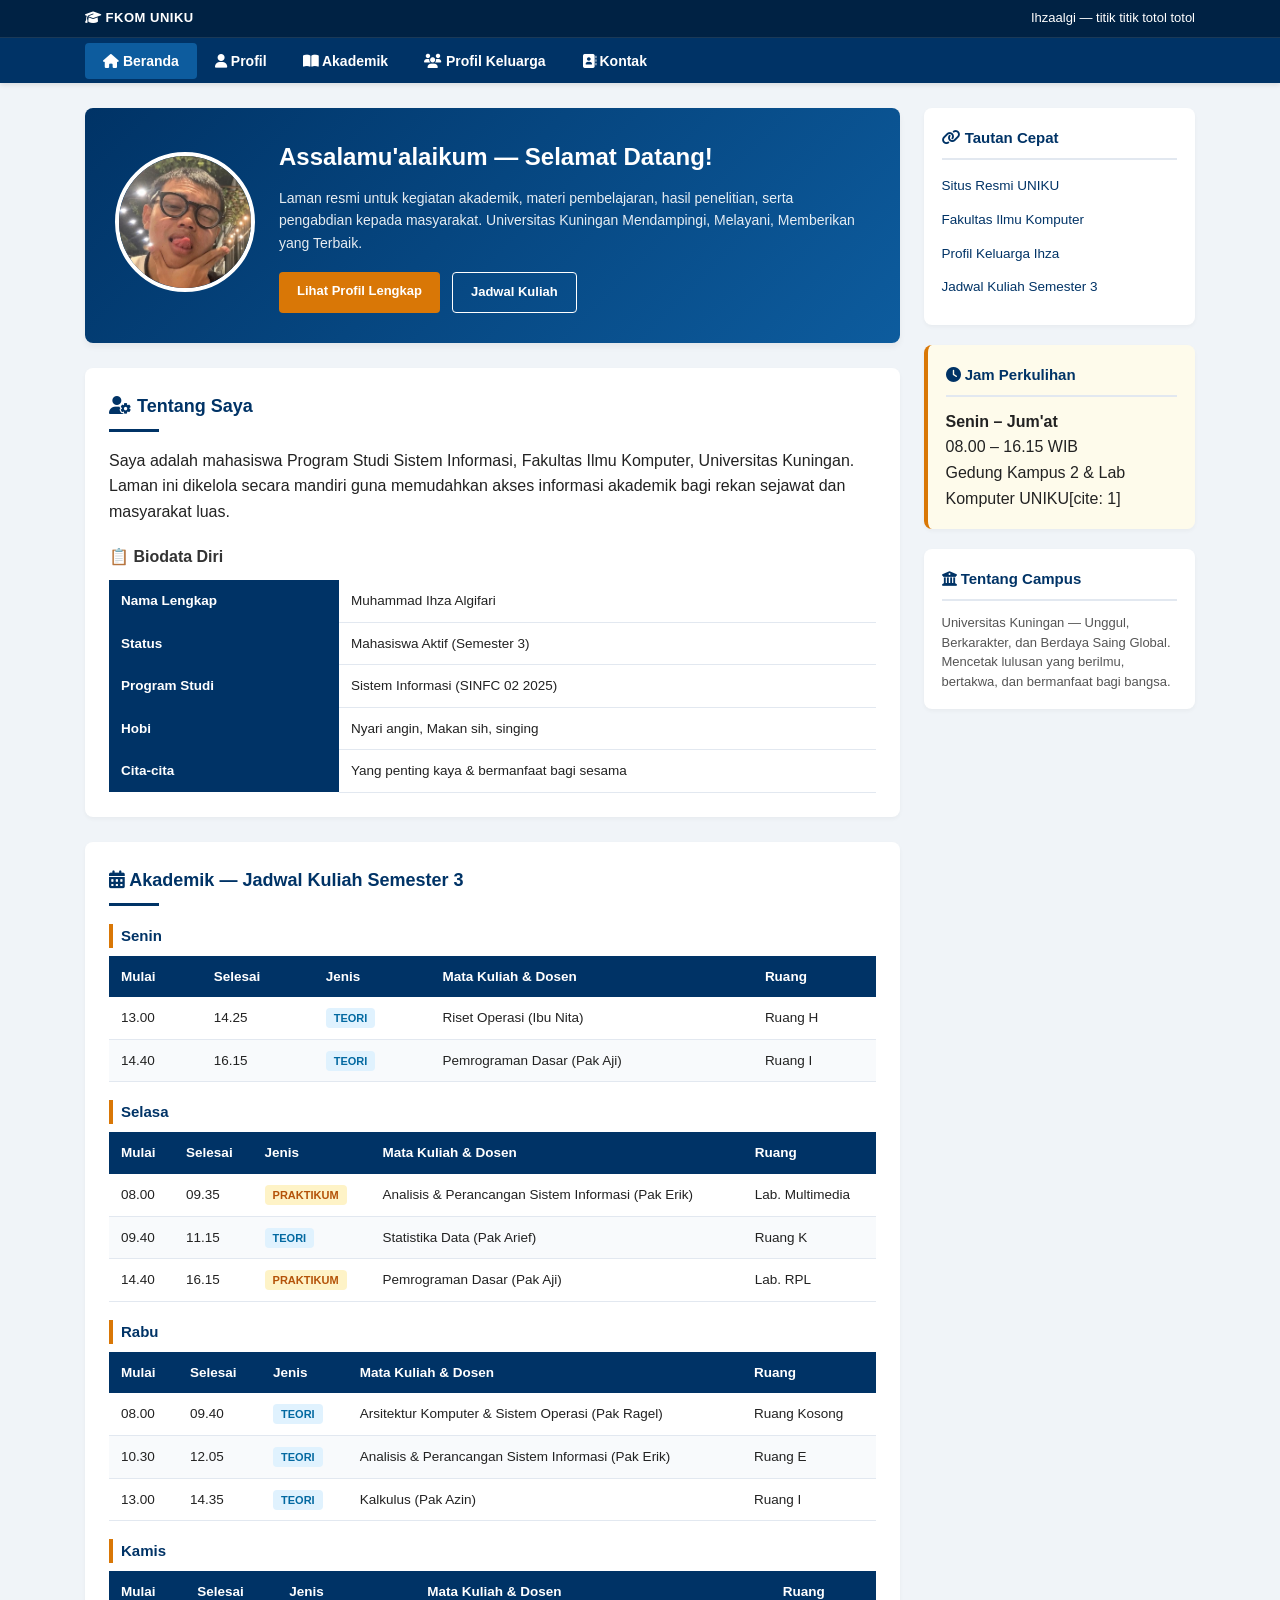
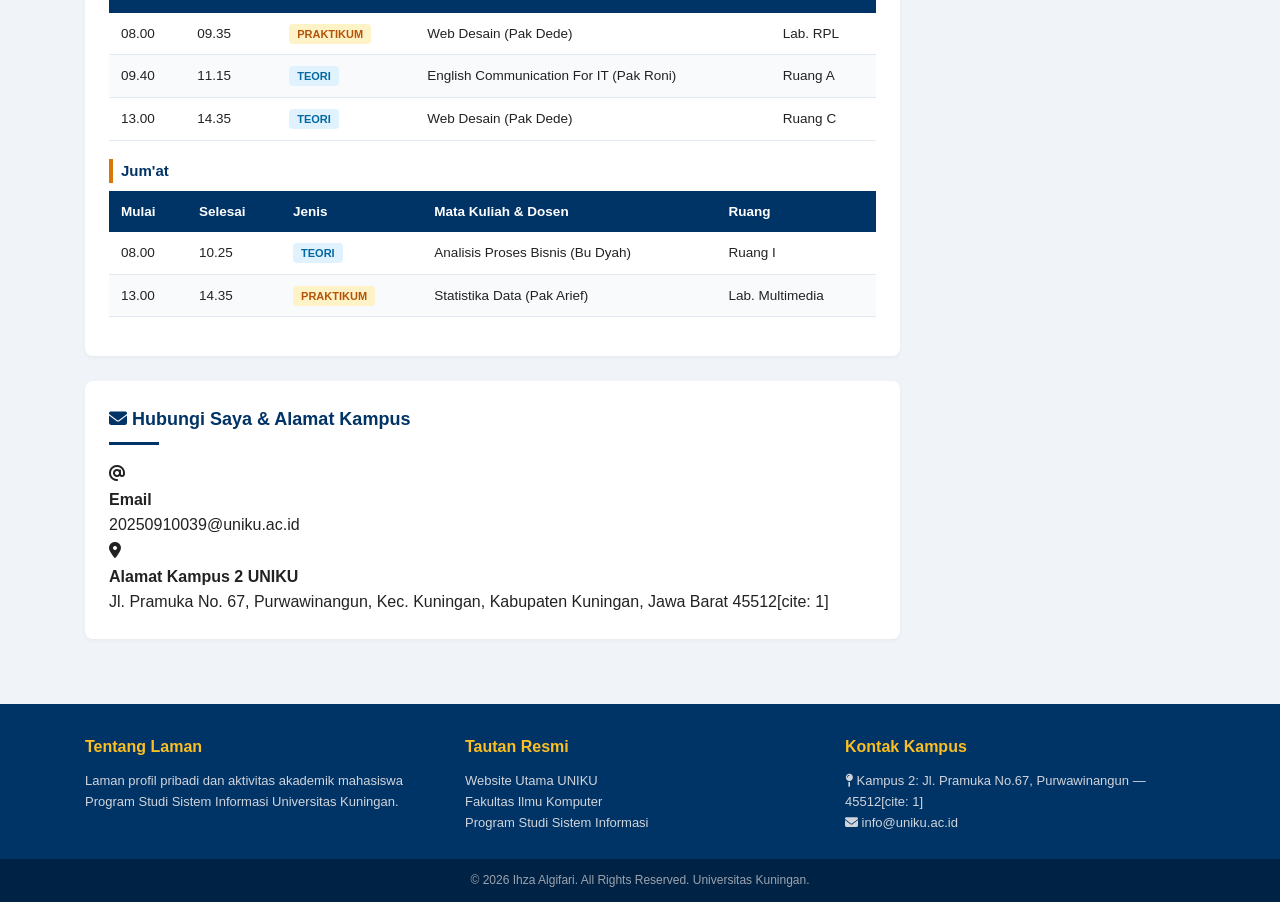
<file: 20250910039_IhzaAlgifari/docs/index.html>
<!DOCTYPE html>
<html lang="id">
<head>
    <meta charset="UTF-8">
    <meta name="viewport" content="width=device-width, initial-scale=1.0">
    <title>Profil Diri & Akademik - Muhammad Ihza Algifari</title>
    <link rel="stylesheet" href="ihza.css">
    <!-- Font Awesome untuk ikon -->
    <link rel="stylesheet" href="https://cdnjs.cloudflare.com/ajax/libs/font-awesome/6.4.0/css/all.min.css">
</head>
<body>

    <!-- Top Bar & Navbar Header -->
    <header class="main-header">
        <div class="top-bar">
            <div class="container top-bar-content">
                <span class="brand-logo"><i class="fa-solid fa-graduation-cap"></i> FKOM UNIKU</span>
                <span class="motto">Ihzaalgi — titik titik totol totol</span>
            </div>
        </div>
        <nav class="navbar container">
            <ul>
                <li><a href="index.html" class="active"><i class="fa-solid fa-house"></i> Beranda</a></li>
                <li><a href="#tentang"><i class="fa-solid fa-user"></i> Profil</a></li>
                <li><a href="#akademik"><i class="fa-solid fa-book-open"></i> Akademik</a></li>
                <li><a href="ihza_family.html"><i class="fa-solid fa-users"></i> Profil Keluarga</a></li>
                <li><a href="#kontak"><i class="fa-solid fa-address-book"></i> Kontak</a></li>
            </ul>
        </nav>
    </header>

    <div class="container layout-container">
        <!-- Konten Utama (Kiri) -->
        <main class="main-content">
            
            <!-- Hero Card -->
            <section class="hero-card">
                <div class="hero-avatar">
                    <img src="gua.jpeg" alt="Foto Ihza Algifari">
                </div>
                <div class="hero-text">
                    <h1>Assalamu'alaikum — Selamat Datang!</h1>
                    <p>Laman resmi untuk kegiatan akademik, materi pembelajaran, hasil penelitian, serta pengabdian kepada masyarakat. Universitas Kuningan Mendampingi, Melayani, Memberikan yang Terbaik.</p>
                    <div class="hero-buttons">
                        <a href="#tentang" class="btn btn-primary">Lihat Profil Lengkap</a>
                        <a href="#akademik" class="btn btn-outline">Jadwal Kuliah</a>
                    </div>
                </div>
            </section>

            <!-- Section tentang saya -->
            <section id="tentang" class="card-section">
                <h2><i class="fa-solid fa-user-gear"></i> Tentang Saya</h2>
                <hr class="divider">
                <p>Saya adalah mahasiswa Program Studi Sistem Informasi, Fakultas Ilmu Komputer, Universitas Kuningan. Laman ini dikelola secara mandiri guna memudahkan akses informasi akademik bagi rekan sejawat dan masyarakat luas.</p>
                
                <h3 class="subsection-title">📋 Biodata Diri</h3>
                <table class="data-table">
                    <tr>
                        <th width="30%">Nama Lengkap</th>
                        <td>Muhammad Ihza Algifari</td>
                    </tr>
                    <tr>
                        <th>Status</th>
                        <td>Mahasiswa Aktif (Semester 3)</td>
                    </tr>
                    <tr>
                        <th>Program Studi</th>
                        <td>Sistem Informasi (SINFC 02 2025)</td>
                    </tr>
                    <tr>
                        <th>Hobi</th>
                        <td>Nyari angin, Makan sih, singing</td>
                    </tr>
                    <tr>
                        <th>Cita-cita</th>
                        <td>Yang penting kaya & bermanfaat bagi sesama</td>
                    </tr>
                </table>
            </section>

            <!-- Section Jadwal Kuliah Semester 3 -->
            <section id="akademik" class="card-section">
                <h2><i class="fa-solid fa-calendar-days"></i> Akademik — Jadwal Kuliah Semester 3</h2>
                <hr class="divider">

                <!-- Hari Senin -->
                <h3 class="day-title">Senin</h3>
                <div class="table-responsive">
                    <table class="schedule-table">
                        <thead>
                            <tr>
                                <th>Mulai</th>
                                <th>Selesai</th>
                                <th>Jenis</th>
                                <th>Mata Kuliah & Dosen</th>
                                <th>Ruang</th>
                            </tr>
                        </thead>
                        <tbody>
                            <tr>
                                <td>13.00</td>
                                <td>14.25</td>
                                <td><span class="badge badge-theory">Teori</span></td>
                                <td>Riset Operasi (Ibu Nita)</td>
                                <td>Ruang H</td>
                            </tr>
                            <tr>
                                <td>14.40</td>
                                <td>16.15</td>
                                <td><span class="badge badge-theory">Teori</span></td>
                                <td>Pemrograman Dasar (Pak Aji)</td>
                                <td>Ruang I</td>
                            </tr>
                        </tbody>
                    </table>
                </div>

                <!-- Hari Selasa -->
                <h3 class="day-title">Selasa</h3>
                <div class="table-responsive">
                    <table class="schedule-table">
                        <thead>
                            <tr>
                                <th>Mulai</th>
                                <th>Selesai</th>
                                <th>Jenis</th>
                                <th>Mata Kuliah & Dosen</th>
                                <th>Ruang</th>
                            </tr>
                        </thead>
                        <tbody>
                            <tr>
                                <td>08.00</td>
                                <td>09.35</td>
                                <td><span class="badge badge-practicum">Praktikum</span></td>
                                <td>Analisis & Perancangan Sistem Informasi (Pak Erik)</td>
                                <td>Lab. Multimedia</td>
                            </tr>
                            <tr>
                                <td>09.40</td>
                                <td>11.15</td>
                                <td><span class="badge badge-theory">Teori</span></td>
                                <td>Statistika Data (Pak Arief)</td>
                                <td>Ruang K</td>
                            </tr>
                            <tr>
                                <td>14.40</td>
                                <td>16.15</td>
                                <td><span class="badge badge-practicum">Praktikum</span></td>
                                <td>Pemrograman Dasar (Pak Aji)</td>
                                <td>Lab. RPL</td>
                            </tr>
                        </tbody>
                    </table>
                </div>

                <!-- Hari Rabu -->
                <h3 class="day-title">Rabu</h3>
                <div class="table-responsive">
                    <table class="schedule-table">
                        <thead>
                            <tr>
                                <th>Mulai</th>
                                <th>Selesai</th>
                                <th>Jenis</th>
                                <th>Mata Kuliah & Dosen</th>
                                <th>Ruang</th>
                            </tr>
                        </thead>
                        <tbody>
                            <tr>
                                <td>08.00</td>
                                <td>09.40</td>
                                <td><span class="badge badge-theory">Teori</span></td>
                                <td>Arsitektur Komputer & Sistem Operasi (Pak Ragel)</td>
                                <td>Ruang Kosong</td>
                            </tr>
                            <tr>
                                <td>10.30</td>
                                <td>12.05</td>
                                <td><span class="badge badge-theory">Teori</span></td>
                                <td>Analisis & Perancangan Sistem Informasi (Pak Erik)</td>
                                <td>Ruang E</td>
                            </tr>
                            <tr>
                                <td>13.00</td>
                                <td>14.35</td>
                                <td><span class="badge badge-theory">Teori</span></td>
                                <td>Kalkulus (Pak Azin)</td>
                                <td>Ruang I</td>
                            </tr>
                        </tbody>
                    </table>
                </div>

                <!-- Hari Kamis -->
                <h3 class="day-title">Kamis</h3>
                <div class="table-responsive">
                    <table class="schedule-table">
                        <thead>
                            <tr>
                                <th>Mulai</th>
                                <th>Selesai</th>
                                <th>Jenis</th>
                                <th>Mata Kuliah & Dosen</th>
                                <th>Ruang</th>
                            </tr>
                        </thead>
                        <tbody>
                            <tr>
                                <td>08.00</td>
                                <td>09.35</td>
                                <td><span class="badge badge-practicum">Praktikum</span></td>
                                <td>Web Desain (Pak Dede)</td>
                                <td>Lab. RPL</td>
                            </tr>
                            <tr>
                                <td>09.40</td>
                                <td>11.15</td>
                                <td><span class="badge badge-theory">Teori</span></td>
                                <td>English Communication For IT (Pak Roni)</td>
                                <td>Ruang A</td>
                            </tr>
                            <tr>
                                <td>13.00</td>
                                <td>14.35</td>
                                <td><span class="badge badge-theory">Teori</span></td>
                                <td>Web Desain (Pak Dede)</td>
                                <td>Ruang C</td>
                            </tr>
                        </tbody>
                    </table>
                </div>

                <!-- Hari Jumat -->
                <h3 class="day-title">Jum'at</h3>
                <div class="table-responsive">
                    <table class="schedule-table">
                        <thead>
                            <tr>
                                <th>Mulai</th>
                                <th>Selesai</th>
                                <th>Jenis</th>
                                <th>Mata Kuliah & Dosen</th>
                                <th>Ruang</th>
                            </tr>
                        </thead>
                        <tbody>
                            <tr>
                                <td>08.00</td>
                                <td>10.25</td>
                                <td><span class="badge badge-theory">Teori</span></td>
                                <td>Analisis Proses Bisnis (Bu Dyah)</td>
                                <td>Ruang I</td>
                            </tr>
                            <tr>
                                <td>13.00</td>
                                <td>14.35</td>
                                <td><span class="badge badge-practicum">Praktikum</span></td>
                                <td>Statistika Data (Pak Arief)</td>
                                <td>Lab. Multimedia</td>
                            </tr>
                        </tbody>
                    </table>
                </div>
            </section>

            <!-- Section Kontak & Alamat Kampus -->
            <section id="kontak" class="card-section">
                <h2><i class="fa-solid fa-envelope"></i> Hubungi Saya & Alamat Kampus</h2>
                <hr class="divider">
                <div class="contact-grid">
                    <div class="contact-item">
                        <i class="fa-solid fa-at"></i>
                        <div>
                            <h4>Email</h4>
                            <p>20250910039@uniku.ac.id</p>
                        </div>
                    </div>
                    <div class="contact-item">
                        <i class="fa-solid fa-location-dot"></i>
                        <div>
                            <h4>Alamat Kampus 2 UNIKU</h4>
                            <p>Jl. Pramuka No. 67, Purwawinangun, Kec. Kuningan, Kabupaten Kuningan, Jawa Barat 45512[cite: 1]</p>
                        </div>
                    </div>
                </div>
            </section>
        </main>

        <!-- Sidebar (Kanan) -->
        <aside class="sidebar">
            <!-- Widget Tautan Cepat -->
            <div class="sidebar-widget">
                <div class="widget-header">
                    <i class="fa-solid fa-link"></i> Tautan Cepat
                </div>
                <ul class="widget-list">
                    <li><a href="https://uniku.ac.id" target="_blank">Situs Resmi UNIKU</a></li>
                    <li><a href="https://fkom.uniku.ac.id" target="_blank">Fakultas Ilmu Komputer</a></li>
                    <li><a href="ihza_family.html">Profil Keluarga Ihza</a></li>
                    <li><a href="#akademik">Jadwal Kuliah Semester 3</a></li>
                </ul>
            </div>

            <!-- Widget Informasi Singkat -->
            <div class="sidebar-widget info-box">
                <div class="widget-header"><i class="fa-solid fa-clock"></i> Jam Perkulihan</div>
                <p><strong>Senin – Jum'at</strong></p>
                <p>08.00 – 16.15 WIB</p>
                <p>Gedung Kampus 2 & Lab Komputer UNIKU[cite: 1]</p>
            </div>

            <!-- Widget Tentang UNIKU -->
            <div class="sidebar-widget">
                <div class="widget-header"><i class="fa-solid fa-building-columns"></i> Tentang Campus</div>
                <p style="font-size: 13px; color: #555; line-height: 1.5;">
                    Universitas Kuningan — Unggul, Berkarakter, dan Berdaya Saing Global. Mencetak lulusan yang berilmu, bertakwa, dan bermanfaat bagi bangsa.
                </p>
            </div>
        </aside>
    </div>

    <!-- Footer -->
    <footer class="main-footer">
        <div class="container footer-content">
            <div class="footer-col">
                <h4>Tentang Laman</h4>
                <p>Laman profil pribadi dan aktivitas akademik mahasiswa Program Studi Sistem Informasi Universitas Kuningan.</p>
            </div>
            <div class="footer-col">
                <h4>Tautan Resmi</h4>
                <ul>
                    <li><a href="#">Website Utama UNIKU</a></li>
                    <li><a href="#">Fakultas Ilmu Komputer</a></li>
                    <li><a href="#">Program Studi Sistem Informasi</a></li>
                </ul>
            </div>
            <div class="footer-col">
                <h4>Kontak Kampus</h4>
                <p><i class="fa-solid fa-map-pin"></i> Kampus 2: Jl. Pramuka No.67, Purwawinangun — 45512[cite: 1]</p>
                <p><i class="fa-solid fa-envelope"></i> info@uniku.ac.id</p>
            </div>
        </div>
        <div class="footer-bottom">
            <p>&copy; 2026 Ihza Algifari. All Rights Reserved. Universitas Kuningan.</p>
        </div>
    </footer>

</body>
</html>
</file>
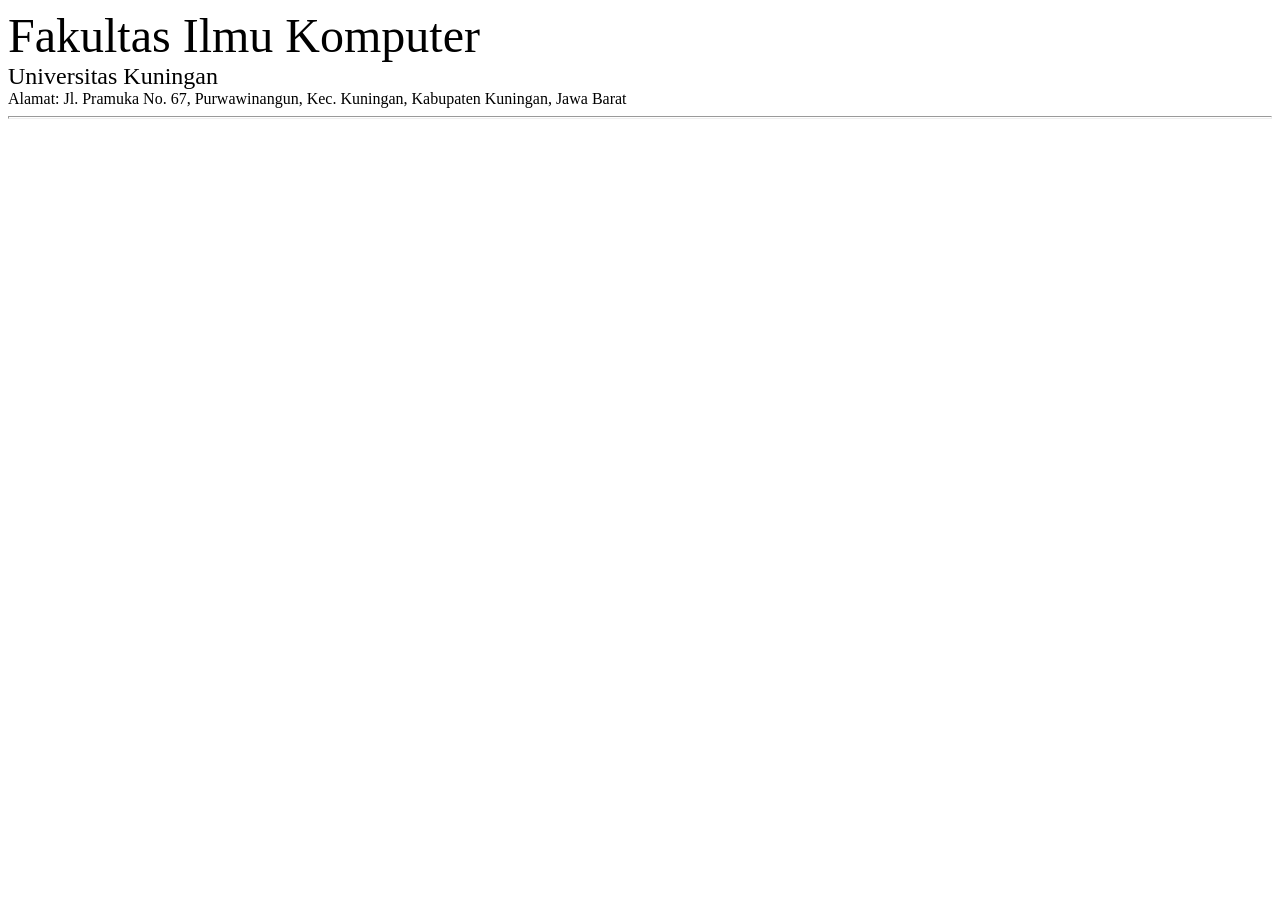
<file: Latihan_01_01.html>
<!DOCTYPE html>
<html lang="en">
<head>
    <meta charset="UTF-8">
    <meta name="viewport" content="width=device-width, initial-scale=1.0">
    <title>Latihan 01</title>
</head>
<body>
    <font size="7">Fakultas Ilmu Komputer</font> <br>
    <font size="5">Universitas Kuningan</font> <br>
    <font size="3">
        Alamat: Jl. Pramuka No. 67, Purwawinangun,
        Kec. Kuningan, Kabupaten Kuningan, Jawa Barat
    </font>
    <hr size="3">
</body>
</html>
</file>
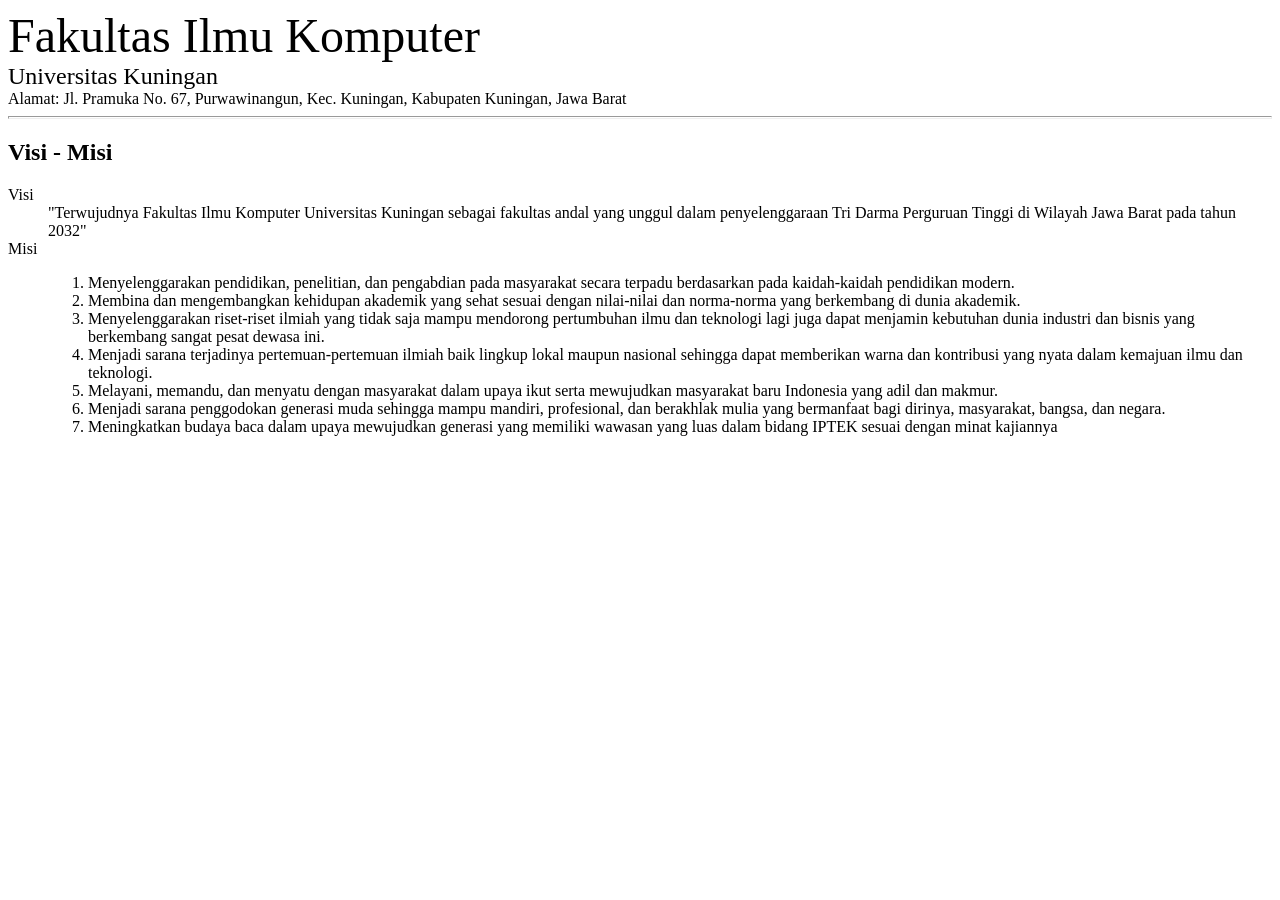
<file: Latihan_01_02.html>
<!DOCTYPE html>
<html lang="en">
<head>
    <meta charset="UTF-8">
    <meta name="viewport" content="width=device-width, initial-scale=1.0">
    <title>Latihan 01</title>
</head>
<body>
    <font size="7">Fakultas Ilmu Komputer</font> <br>
    <font size="5">Universitas Kuningan</font> <br>
    <font size="3">
        Alamat: Jl. Pramuka No. 67, Purwawinangun,
        Kec. Kuningan, Kabupaten Kuningan, Jawa Barat
    </font>
    <hr size="3">
<main>
  <div>
    <article>
      <h1>Visi - Misi</h1>

      <dl>
        <dt>Visi</dt>
        <dd>
          "Terwujudnya Fakultas Ilmu Komputer Universitas Kuningan sebagai fakultas andal yang unggul dalam penyelenggaraan Tri Darma Perguruan Tinggi di Wilayah Jawa Barat pada tahun 2032"
        </dd>
        <dt>Misi</dt>
        <dd>
          <ol type="1">
            <li>
              Menyelenggarakan pendidikan, penelitian, dan pengabdian pada masyarakat secara terpadu berdasarkan pada kaidah-kaidah pendidikan modern.
            </li>
            <li>
              Membina dan mengembangkan kehidupan akademik yang sehat sesuai dengan nilai-nilai dan norma-norma yang berkembang di dunia akademik.
            </li>
            <li>
              Menyelenggarakan riset-riset ilmiah yang tidak saja mampu mendorong pertumbuhan ilmu dan teknologi lagi juga dapat menjamin kebutuhan dunia industri dan bisnis yang berkembang sangat pesat dewasa ini.
            </li>
            <li>
              Menjadi sarana terjadinya pertemuan-pertemuan ilmiah baik lingkup lokal maupun nasional sehingga dapat memberikan warna dan kontribusi yang nyata dalam kemajuan ilmu dan teknologi.
            </li>
            <li>
              Melayani, memandu, dan menyatu dengan masyarakat dalam upaya ikut serta mewujudkan masyarakat baru Indonesia yang adil dan makmur.
            </li>
            <li>
              Menjadi sarana penggodokan generasi muda sehingga mampu mandiri, profesional, dan berakhlak mulia yang bermanfaat bagi dirinya, masyarakat, bangsa, dan negara.
            </li>
            <li>
              Meningkatkan budaya baca dalam upaya mewujudkan generasi yang memiliki wawasan yang luas dalam bidang IPTEK sesuai dengan minat kajiannya
            </li>
          </ol>
        </dd>
      </dl>
    </article>
  </div>
</main>
</body>
</html>
</file>
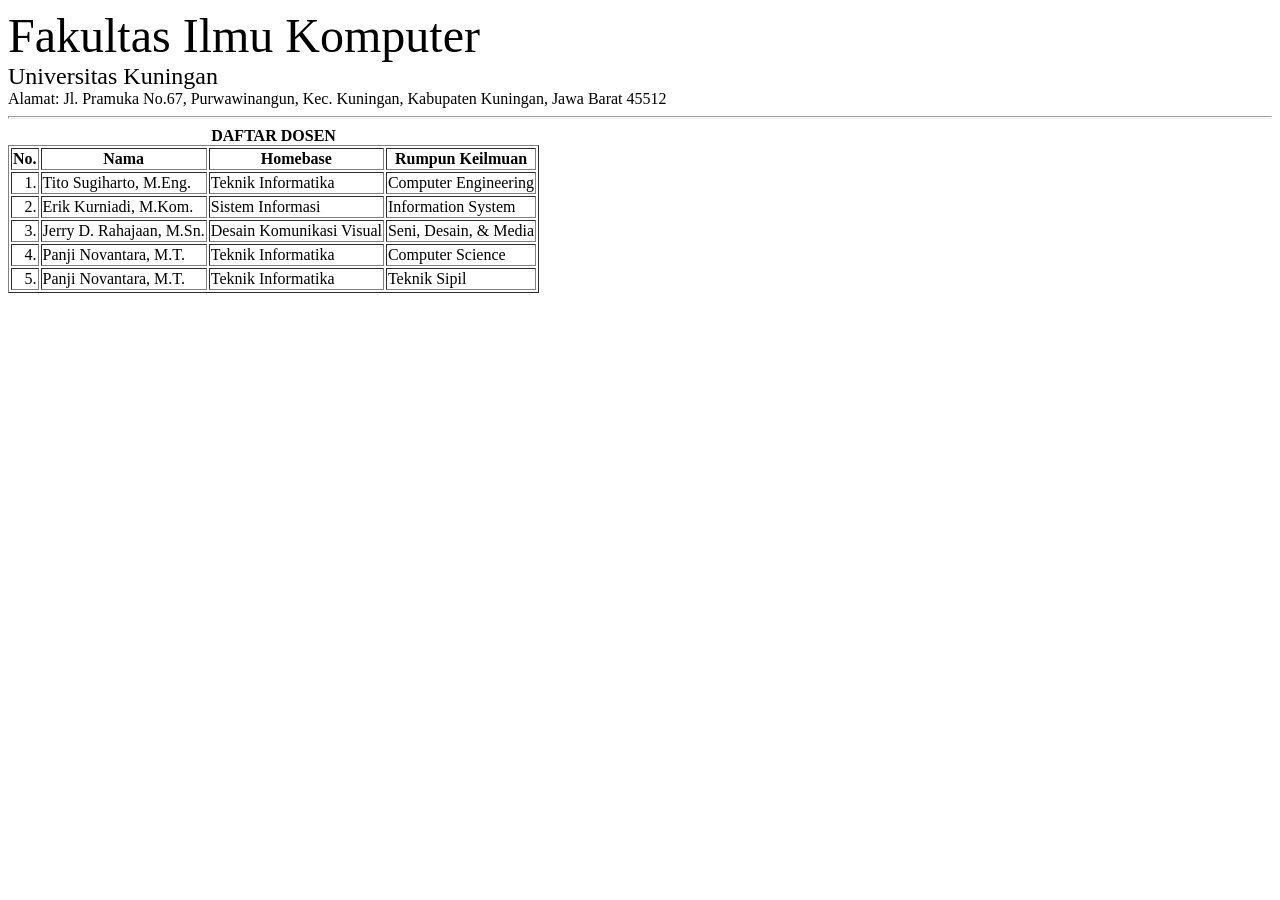
<file: Latihan_01_04.html>
<!DOCTYPE html>
<html lang="en">
<head>
    <meta charset="UTF-8">
    <meta name="viewport" content="width=device-width, initial-scale=1.0">
    <title>Latihan 04</title>
</head>
<body>
    <font size="7">Fakultas Ilmu Komputer</font> <br>
    <font size="5">Universitas Kuningan</font> <br>
    <font size="3">
        Alamat: Jl. Pramuka No.67, Purwawinangun,
        Kec. Kuningan, Kabupaten Kuningan, Jawa Barat 45512</font>
    <hr size="3">
    <table border="1">
        <caption><strong>DAFTAR DOSEN</strong></caption>
        <tr>
            <th>No. </th>
            <th>Nama</th>
            <th>Homebase</th>
            <th>Rumpun Keilmuan</th>
        </tr>
        <tr>
            <td align="right">1.</td>
            <td>Tito Sugiharto, M.Eng.</td>
            <td>Teknik Informatika</td>
            <td>Computer Engineering</td>
        </tr>
        <tr>
            <td align="right">2.</td>
            <td>Erik Kurniadi, M.Kom.</td>
            <td>Sistem Informasi</td>
            <td>Information System</td>
        </tr>
        <tr>
            <td align="right">3.</td>
            <td>Jerry D. Rahajaan, M.Sn. </td>
            <td>Desain Komunikasi Visual</td>
            <td>Seni, Desain, & Media</td>
        </tr>
        <tr>
            <td align="right">4.</td>
            <td>Panji Novantara, M.T.</td>
            <td>Teknik Informatika</td>
            <td>Computer Science</td>
        </tr>
        <tr>
            <td align="right">5.</td>
            <td>Panji Novantara, M.T.</td>
            <td>Teknik Informatika</td>
            <td>Teknik Sipil</td>
        </tr>
    </table>
</body>
</html>
</file>
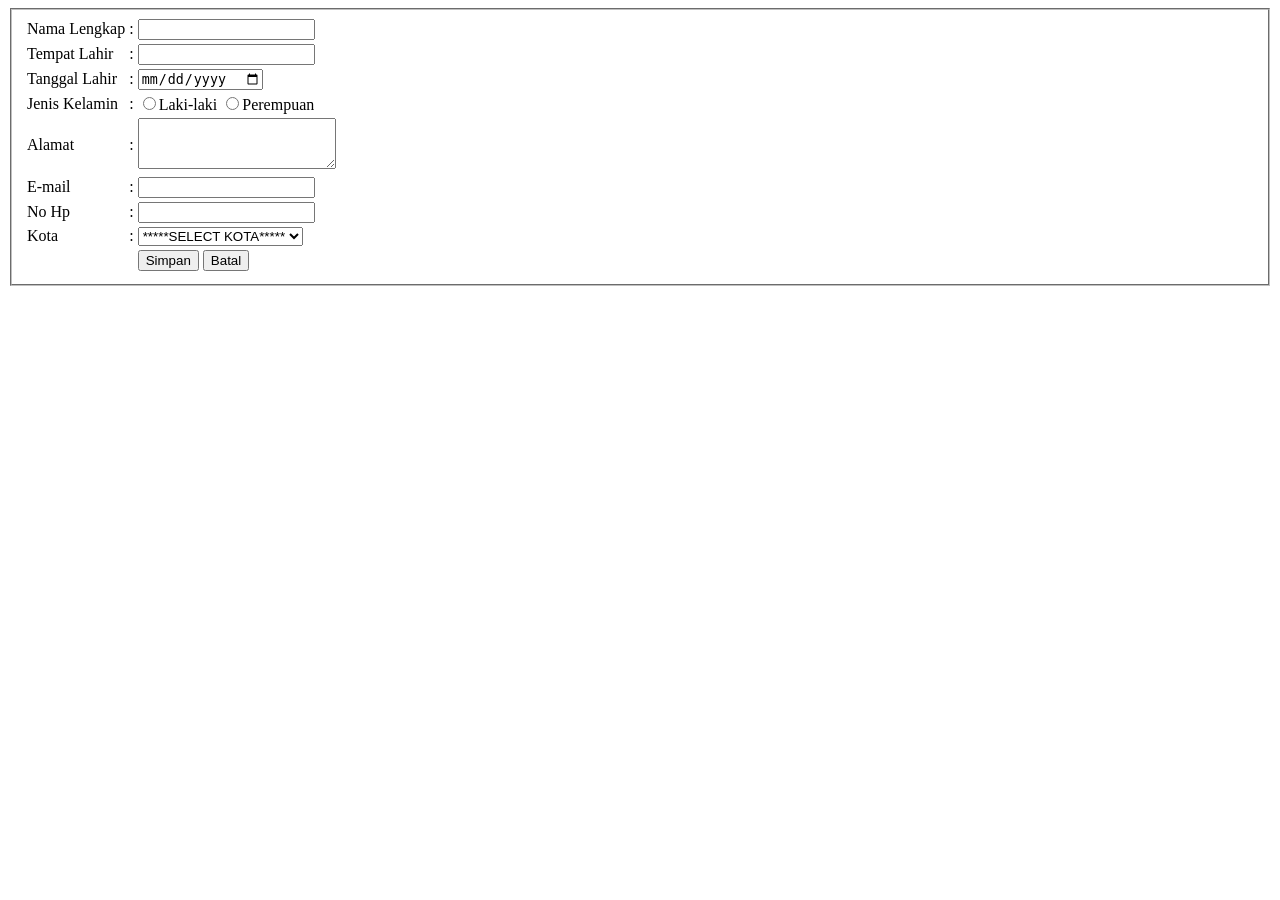
<file: Latihan_01_05.html>
<!DOCTYPE html>
<html lang="en">
<head>
    <meta charset="UTF-8">
    <meta name="viewport" content="width=device-width, initial-scale=1.0">
    <title>Latihan 5</title>
</head>
<body>
    <form action="">
        <fieldset>
            <table>
                <tr>
                    <td>Nama Lengkap</td>
                    <td>:</td>
                    <td><input type="text"></td>
                </tr>
                <tr>
                    <td>Tempat Lahir</td>
                    <td>:</td>
                    <td><input type="text"></td>
                </tr>
                <tr>
                    <td>Tanggal Lahir</td>
                    <td>:</td>
                    <td><input type="Date"></td>
                </tr>
                <tr>
                    <td>Jenis Kelamin</td>
                    <td>:</td>
                    <td>
                        <input type="radio" name="jenis_kelamin" value="laki-laki"/>Laki-laki
                        <input type="radio" name="jenis_kelamin" value="perempuan"/>Perempuan
                    </td>
                </tr>
                <tr>
                    <td>Alamat</td>
                    <td>:</td>
                    <td><textarea cols="22" rows="3"></textarea></td>
                </tr>
                <tr>
                    <td>E-mail</td>
                    <td>:</td>
                    <td><input type="email"></td>
                </tr>
                <tr>
                    <td>No Hp</td>
                    <td>:</td>
                    <td><input type="number"></td>
                </tr>
                <tr>
                    <td>Kota</td>
                    <td>:</td>
                    <td>
                        <select>
                            <option>*****SELECT KOTA*****</option>
                            <option>Bogor</option>
                            <option>Jakarta</option>
                            <option>Bekasi</option>
                            <option>Tangerang</option>
                            <option>Depok</option>
                            <option>Cikarang</option>
                            <option>Banten</option>
                        </select>
                    </td>
                </tr>
                <tr>
                    <td>&nbsp;</td>
                    <td>&nbsp;</td>
                    <td>
                        <input type="submit" name="submit" value="Simpan"/>
                        <input type="reset" name="reset" value="Batal" />
                    </td>
                </tr>
            </table>
        </fieldset>
    </form>
</body>
</html>
</file>
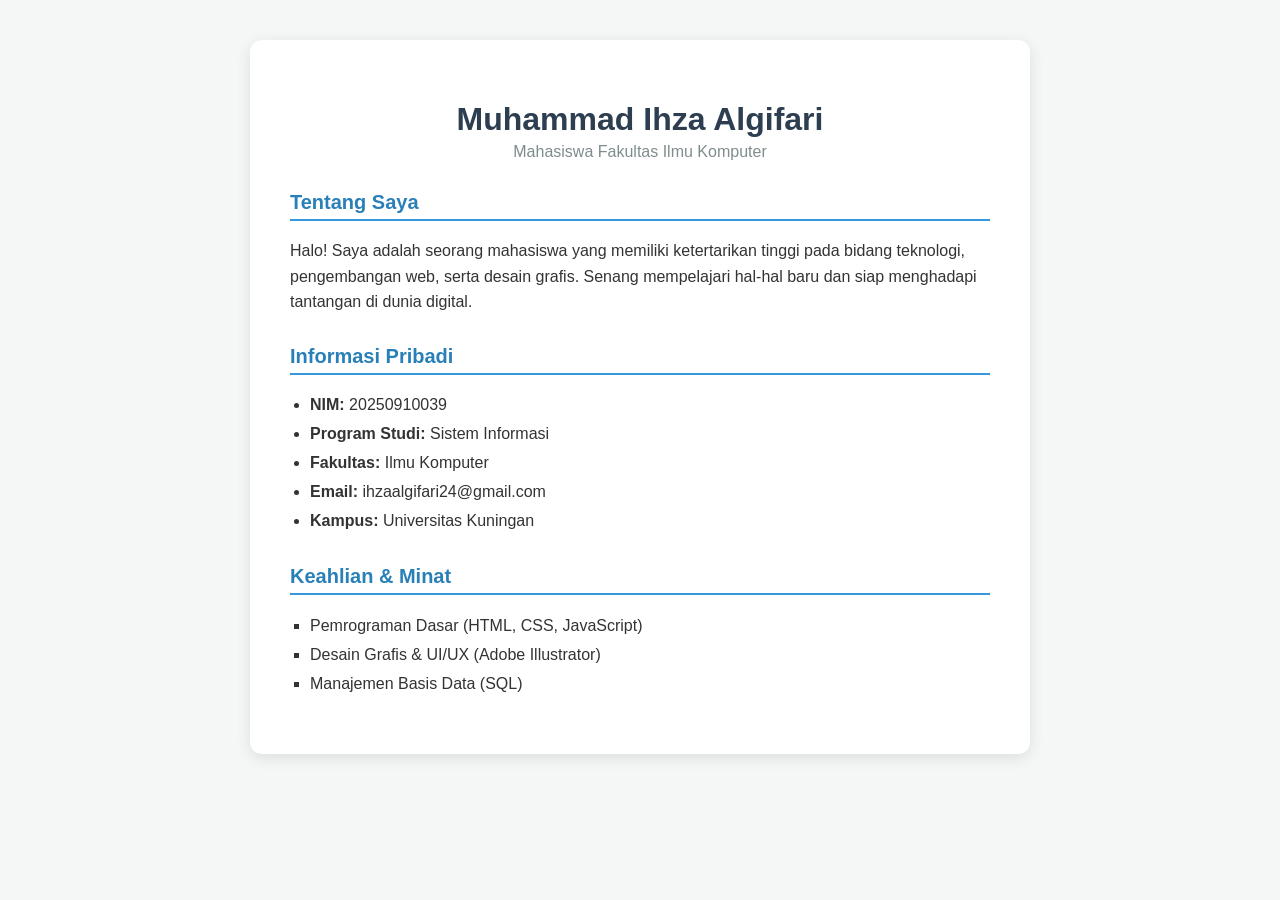
<file: LATIHAN_TUGAS_01.html>
<!DOCTYPE html>
<html lang="id">
<head>
    <meta charset="UTF-8">
    <meta name="viewport" content="width=device-width, initial-scale=1.0">
    <title>Landing Page - Biodata Diri</title>
    <style>
        body {
            font-family: 'Segoe UI', Tahoma, Geneva, Verdana, sans-serif;
            background-color: #f4f7f6;
            margin: 0;
            padding: 40px;
            color: #333;
        }
        .container {
            max-width: 700px;
            background: #ffffff;
            margin: auto;
            padding: 40px;
            border-radius: 12px;
            box-shadow: 0 4px 15px rgba(0, 0, 0, 0.1);
        }
        .profile-img {
            width: 140px;
            height: 140px;
            border-radius: 50%;
            object-fit: cover;
            display: block;
            margin: 0 auto 20px;
            border: 4px solid #3498db;
        }
        h1 {
            text-align: center;
            color: #2c3e50;
            margin-bottom: 5px;
        }
        .subtitle {
            text-align: center;
            color: #7f8c8d;
            margin-bottom: 30px;
        }
        h2 {
            border-bottom: 2px solid #3498db;
            padding-bottom: 5px;
            color: #2980b9;
            margin-top: 30px;
            font-size: 20px;
        }
        ul {
            padding-left: 20px;
            line-height: 1.8;
        }
        p {
            line-height: 1.6;
        }
    </style>
</head>
<body>

    <div class="container">
        <!-- Foto Profil & Nama -->
        <h1>Muhammad Ihza Algifari</h1>
        <div class="subtitle">Mahasiswa Fakultas Ilmu Komputer</div>

        <!-- Tentang Saya -->
        <h2>Tentang Saya</h2>
        <p>Halo! Saya adalah seorang mahasiswa yang memiliki ketertarikan tinggi pada bidang teknologi, pengembangan web, serta desain grafis. Senang mempelajari hal-hal baru dan siap menghadapi tantangan di dunia digital.</p>

        <!-- Informasi Pribadi -->
        <h2>Informasi Pribadi</h2>
        <ul>
            <li><b>NIM:</b> 20250910039</li>
            <li><b>Program Studi:</b> Sistem Informasi</li>
            <li><b>Fakultas:</b> Ilmu Komputer</li>
            <li><b>Email:</b> ihzaalgifari24@gmail.com</li>
            <li><b>Kampus:</b> Universitas Kuningan</li>
        </ul>

        <!-- Keahlian -->
        <h2>Keahlian & Minat</h2>
        <ul type="square">
            <li>Pemrograman Dasar (HTML, CSS, JavaScript)</li>
            <li>Desain Grafis & UI/UX (Adobe Illustrator)</li>
            <li>Manajemen Basis Data (SQL)</li>
        </ul>
    </div>

</body>
</html>
</file>
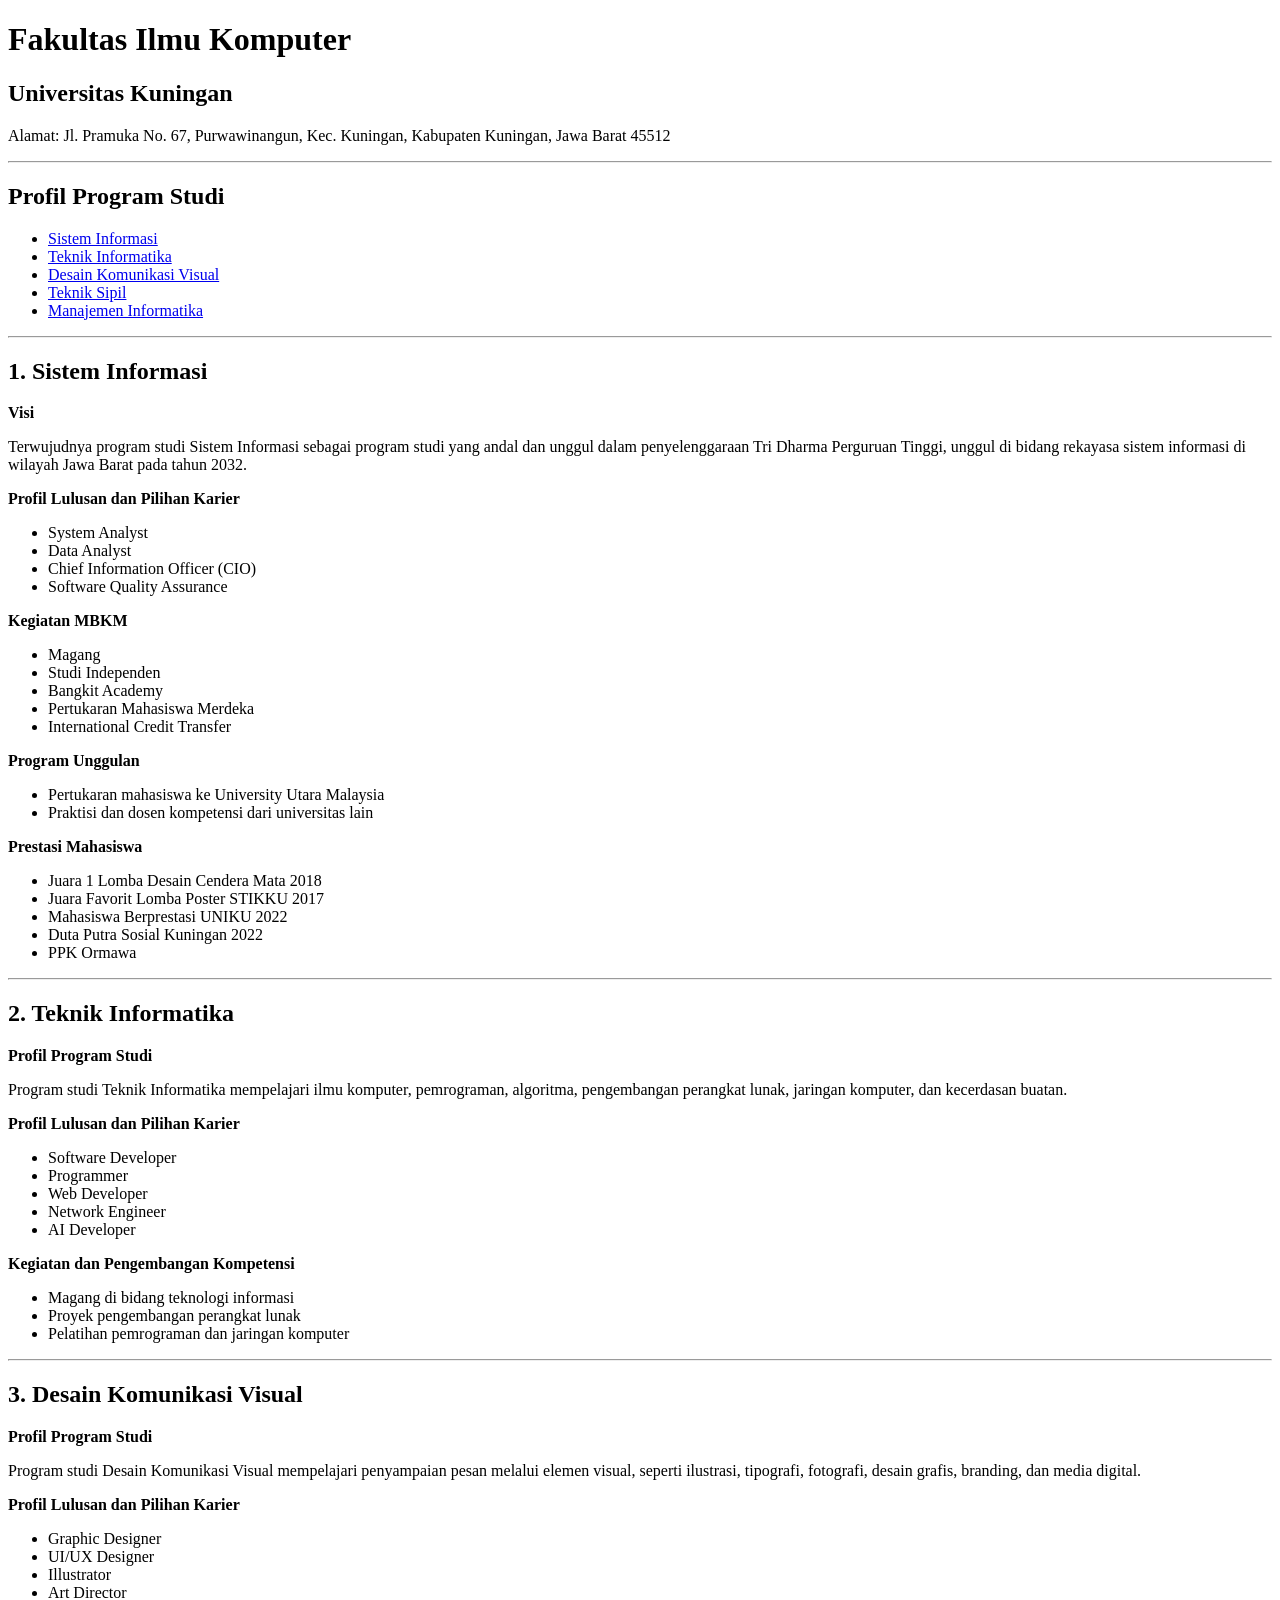
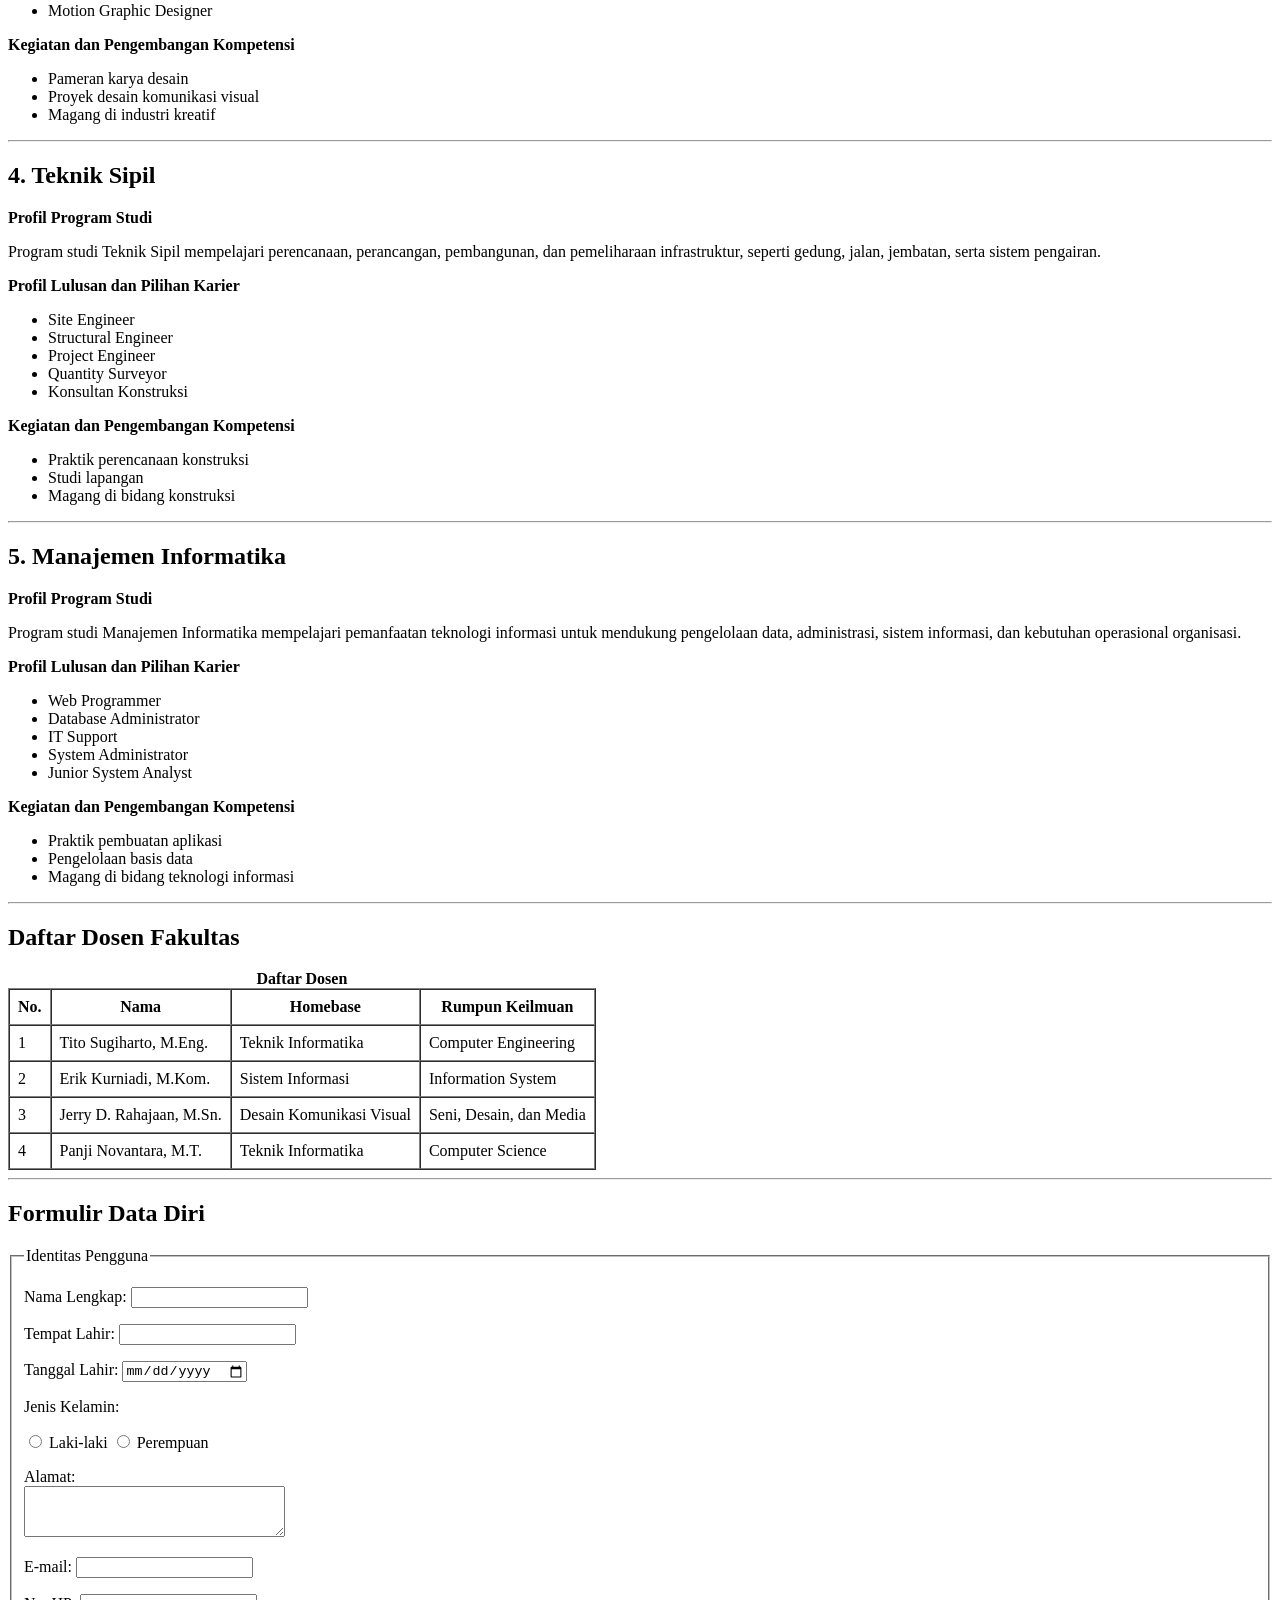
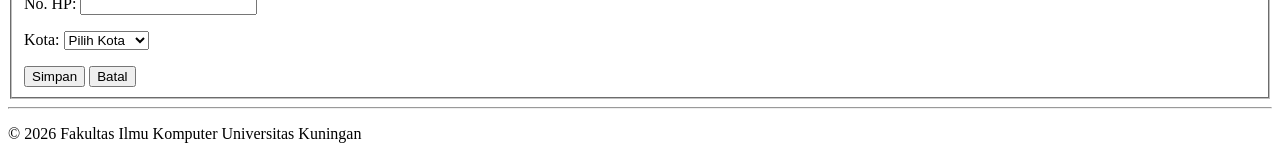
<file: POST_TEST_01.html>
<!DOCTYPE html>
<html lang="id">
<head>
    <meta charset="UTF-8">
    <meta name="viewport" content="width=device-width, initial-scale=1.0">
    <title>Profil Fakultas Ilmu Komputer UNIKU</title>
</head>
<body>

    <!-- IDENTITAS FAKULTAS -->
    <header>
        <h1>Fakultas Ilmu Komputer</h1>
        <h2>Universitas Kuningan</h2>
        <p>
            Alamat: Jl. Pramuka No. 67, Purwawinangun,
            Kec. Kuningan, Kabupaten Kuningan, Jawa Barat 45512
        </p>
        <hr>
    </header>

    <!-- DAFTAR PROGRAM STUDI -->
    <main>
        <h2>Profil Program Studi</h2>

        <nav>
            <ul>
                <li><a href="#si">Sistem Informasi</a></li>
                <li><a href="#ti">Teknik Informatika</a></li>
                <li><a href="#dkv">Desain Komunikasi Visual</a></li>
                <li><a href="#sipil">Teknik Sipil</a></li>
                <li><a href="#mi">Manajemen Informatika</a></li>
            </ul>
        </nav>

        <hr>

        <!-- SISTEM INFORMASI -->
        <article id="si">
            <h2>1. Sistem Informasi</h2>
            <p><b>Visi</b></p>
            <p>
                Terwujudnya program studi Sistem Informasi sebagai
                program studi yang andal dan unggul dalam penyelenggaraan
                Tri Dharma Perguruan Tinggi, unggul di bidang rekayasa
                sistem informasi di wilayah Jawa Barat pada tahun 2032.
            </p>

            <p><b>Profil Lulusan dan Pilihan Karier</b></p>
            <ul>
                <li>System Analyst</li>
                <li>Data Analyst</li>
                <li>Chief Information Officer (CIO)</li>
                <li>Software Quality Assurance</li>
            </ul>

            <p><b>Kegiatan MBKM</b></p>
            <ul>
                <li>Magang</li>
                <li>Studi Independen</li>
                <li>Bangkit Academy</li>
                <li>Pertukaran Mahasiswa Merdeka</li>
                <li>International Credit Transfer</li>
            </ul>

            <p><b>Program Unggulan</b></p>
            <ul>
                <li>Pertukaran mahasiswa ke University Utara Malaysia</li>
                <li>Praktisi dan dosen kompetensi dari universitas lain</li>
            </ul>

            <p><b>Prestasi Mahasiswa</b></p>
            <ul>
                <li>Juara 1 Lomba Desain Cendera Mata 2018</li>
                <li>Juara Favorit Lomba Poster STIKKU 2017</li>
                <li>Mahasiswa Berprestasi UNIKU 2022</li>
                <li>Duta Putra Sosial Kuningan 2022</li>
                <li>PPK Ormawa</li>
            </ul>
        </article>

        <hr>

        <!-- TEKNIK INFORMATIKA -->
        <article id="ti">
            <h2>2. Teknik Informatika</h2>
            <p><b>Profil Program Studi</b></p>
            <p>
                Program studi Teknik Informatika mempelajari ilmu
                komputer, pemrograman, algoritma, pengembangan perangkat
                lunak, jaringan komputer, dan kecerdasan buatan.
            </p>

            <p><b>Profil Lulusan dan Pilihan Karier</b></p>
            <ul>
                <li>Software Developer</li>
                <li>Programmer</li>
                <li>Web Developer</li>
                <li>Network Engineer</li>
                <li>AI Developer</li>
            </ul>

            <p><b>Kegiatan dan Pengembangan Kompetensi</b></p>
            <ul>
                <li>Magang di bidang teknologi informasi</li>
                <li>Proyek pengembangan perangkat lunak</li>
                <li>Pelatihan pemrograman dan jaringan komputer</li>
            </ul>
        </article>

        <hr>

        <!-- DESAIN KOMUNIKASI VISUAL -->
        <article id="dkv">
            <h2>3. Desain Komunikasi Visual</h2>
            <p><b>Profil Program Studi</b></p>
            <p>
                Program studi Desain Komunikasi Visual mempelajari
                penyampaian pesan melalui elemen visual, seperti
                ilustrasi, tipografi, fotografi, desain grafis,
                branding, dan media digital.
            </p>

            <p><b>Profil Lulusan dan Pilihan Karier</b></p>
            <ul>
                <li>Graphic Designer</li>
                <li>UI/UX Designer</li>
                <li>Illustrator</li>
                <li>Art Director</li>
                <li>Motion Graphic Designer</li>
            </ul>

            <p><b>Kegiatan dan Pengembangan Kompetensi</b></p>
            <ul>
                <li>Pameran karya desain</li>
                <li>Proyek desain komunikasi visual</li>
                <li>Magang di industri kreatif</li>
            </ul>
        </article>

        <hr>

        <!-- TEKNIK SIPIL -->
        <article id="sipil">
            <h2>4. Teknik Sipil</h2>
            <p><b>Profil Program Studi</b></p>
            <p>
                Program studi Teknik Sipil mempelajari perencanaan,
                perancangan, pembangunan, dan pemeliharaan infrastruktur,
                seperti gedung, jalan, jembatan, serta sistem pengairan.
            </p>

            <p><b>Profil Lulusan dan Pilihan Karier</b></p>
            <ul>
                <li>Site Engineer</li>
                <li>Structural Engineer</li>
                <li>Project Engineer</li>
                <li>Quantity Surveyor</li>
                <li>Konsultan Konstruksi</li>
            </ul>

            <p><b>Kegiatan dan Pengembangan Kompetensi</b></p>
            <ul>
                <li>Praktik perencanaan konstruksi</li>
                <li>Studi lapangan</li>
                <li>Magang di bidang konstruksi</li>
            </ul>
        </article>

        <hr>

        <!-- MANAJEMEN INFORMATIKA -->
        <article id="mi">
            <h2>5. Manajemen Informatika</h2>
            <p><b>Profil Program Studi</b></p>
            <p>
                Program studi Manajemen Informatika mempelajari
                pemanfaatan teknologi informasi untuk mendukung
                pengelolaan data, administrasi, sistem informasi,
                dan kebutuhan operasional organisasi.
            </p>

            <p><b>Profil Lulusan dan Pilihan Karier</b></p>
            <ul>
                <li>Web Programmer</li>
                <li>Database Administrator</li>
                <li>IT Support</li>
                <li>System Administrator</li>
                <li>Junior System Analyst</li>
            </ul>

            <p><b>Kegiatan dan Pengembangan Kompetensi</b></p>
            <ul>
                <li>Praktik pembuatan aplikasi</li>
                <li>Pengelolaan basis data</li>
                <li>Magang di bidang teknologi informasi</li>
            </ul>
        </article>

        <hr>

        <!-- DAFTAR DOSEN -->
        <section>
            <h2>Daftar Dosen Fakultas</h2>
            <table border="1" cellpadding="8" cellspacing="0">
                <caption><b>Daftar Dosen</b></caption>
                <tr>
                    <th>No.</th>
                    <th>Nama</th>
                    <th>Homebase</th>
                    <th>Rumpun Keilmuan</th>
                </tr>
                <tr>
                    <td>1</td>
                    <td>Tito Sugiharto, M.Eng.</td>
                    <td>Teknik Informatika</td>
                    <td>Computer Engineering</td>
                </tr>
                <tr>
                    <td>2</td>
                    <td>Erik Kurniadi, M.Kom.</td>
                    <td>Sistem Informasi</td>
                    <td>Information System</td>
                </tr>
                <tr>
                    <td>3</td>
                    <td>Jerry D. Rahajaan, M.Sn.</td>
                    <td>Desain Komunikasi Visual</td>
                    <td>Seni, Desain, dan Media</td>
                </tr>
                <tr>
                    <td>4</td>
                    <td>Panji Novantara, M.T.</td>
                    <td>Teknik Informatika</td>
                    <td>Computer Science</td>
                </tr>
            </table>
        </section>

        <hr>

        <!-- FORMULIR DATA DIRI -->
        <section>
            <h2>Formulir Data Diri</h2>

            <form action="#" method="post">
                <fieldset>
                    <legend>Identitas Pengguna</legend>

                    <p>
                        <label>Nama Lengkap:
                            <input type="text" name="nama" required>
                        </label>
                    </p>

                    <p>
                        <label>Tempat Lahir:
                            <input type="text" name="tempat_lahir">
                        </label>
                    </p>

                    <p>
                        <label>Tanggal Lahir:
                            <input type="date" name="tanggal_lahir">
                        </label>
                    </p>

                    <p>Jenis Kelamin:</p>
                    <label>
                        <input type="radio" name="jenis_kelamin"
                               value="Laki-laki">
                        Laki-laki
                    </label>

                    <label>
                        <input type="radio" name="jenis_kelamin"
                               value="Perempuan">
                        Perempuan
                    </label>

                    <p>
                        <label>Alamat:<br>
                            <textarea name="alamat"
                                      rows="3" cols="30"></textarea>
                        </label>
                    </p>

                    <p>
                        <label>E-mail:
                            <input type="email" name="email">
                        </label>
                    </p>

                    <p>
                        <label>No. HP:
                            <input type="tel" name="no_hp">
                        </label>
                    </p>

                    <p>
                        <label>Kota:
                            <select name="kota">
                                <option value="">Pilih Kota</option>
                                <option>Bogor</option>
                                <option>Jakarta</option>
                                <option>Bekasi</option>
                                <option>Tangerang</option>
                                <option>Depok</option>
                                <option>Cikarang</option>
                                <option>Kuningan</option>
                            </select>
                        </label>
                    </p>

                    <input type="submit" value="Simpan">
                    <input type="reset" value="Batal">
                </fieldset>
            </form>
        </section>
    </main>

    <hr>

    <footer>
        <p>&copy; 2026 Fakultas Ilmu Komputer Universitas Kuningan</p>
    </footer>

</body>
</html>
</file>
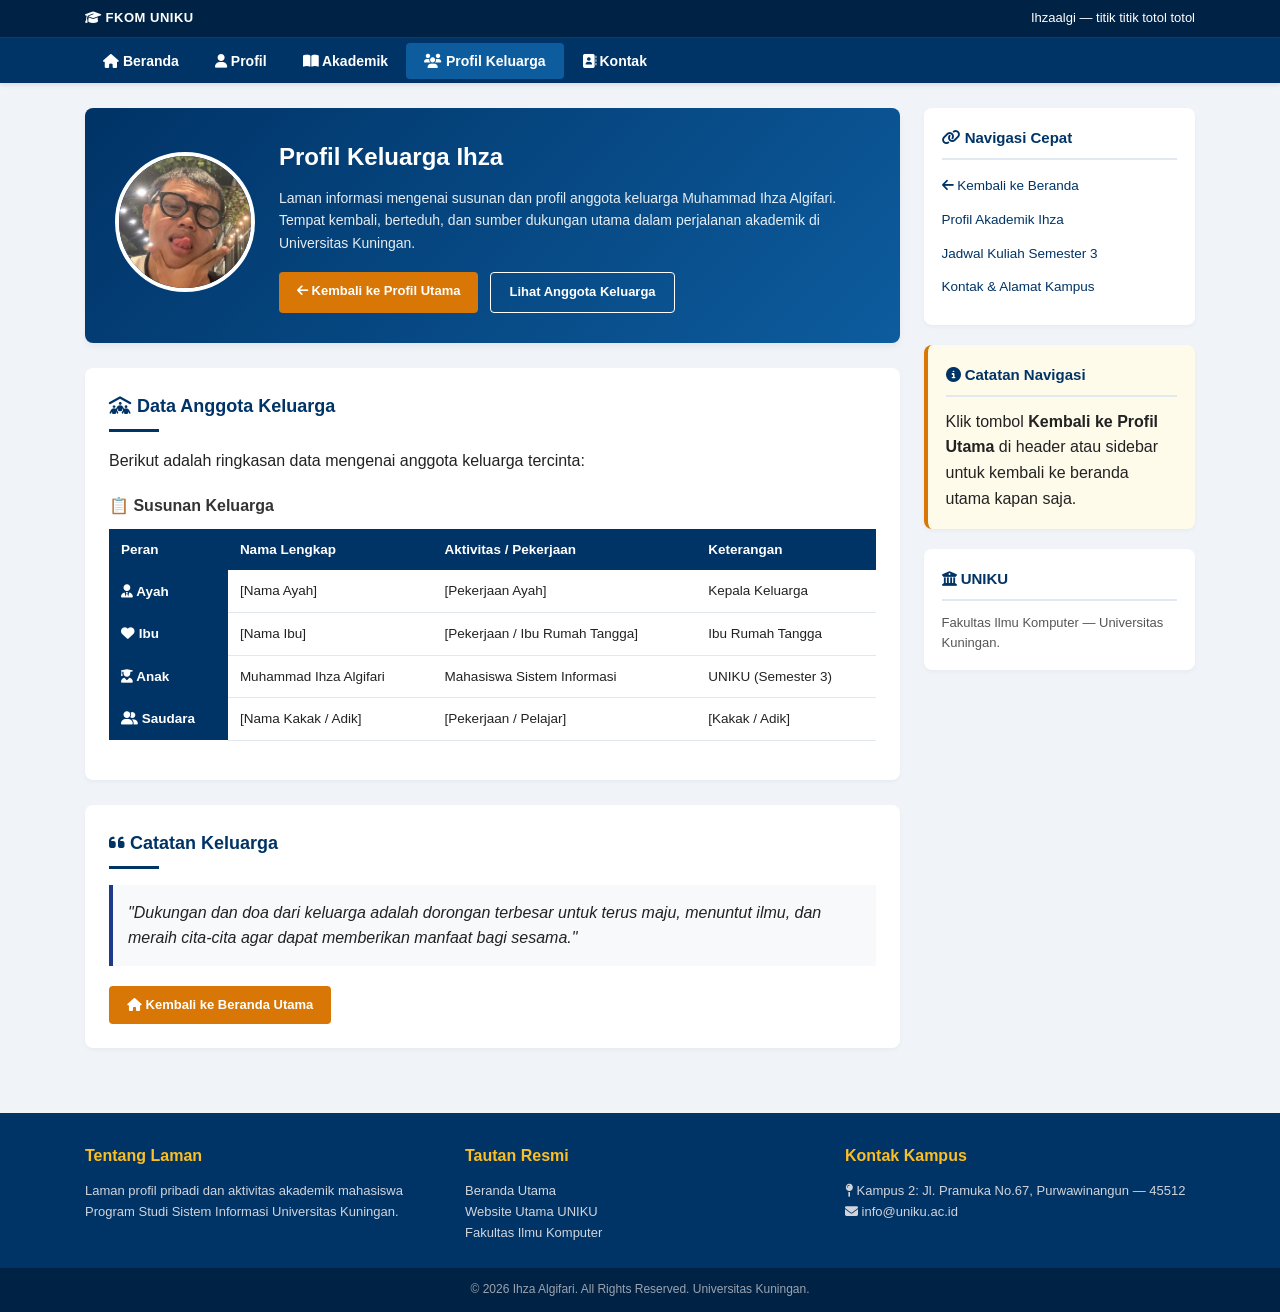
<file: 20250910039_IhzaAlgifari/docs/ihza_family.html>
<!DOCTYPE html>
<html lang="id">
<head>
    <meta charset="UTF-8">
    <meta name="viewport" content="width=device-width, initial-scale=1.0">
    <title>Profil Keluarga - Muhammad Ihza Algifari</title>
    <link rel="stylesheet" href="ihza.css">
    <!-- Font Awesome untuk ikon -->
    <link rel="stylesheet" href="https://cdnjs.cloudflare.com/ajax/libs/font-awesome/6.4.0/css/all.min.css">
</head>
<body>

    <!-- Top Bar & Navbar Header -->
    <header class="main-header">
        <div class="top-bar">
            <div class="container top-bar-content">
                <span class="brand-logo"><i class="fa-solid fa-graduation-cap"></i> FKOM UNIKU</span>
                <span class="motto">Ihzaalgi — titik titik totol totol</span>
            </div>
        </div>
        <nav class="navbar container">
            <ul>
                <li><a href="index.html"><i class="fa-solid fa-house"></i> Beranda</a></li>
                <li><a href="index.html#tentang"><i class="fa-solid fa-user"></i> Profil</a></li>
                <li><a href="index.html#akademik"><i class="fa-solid fa-book-open"></i> Akademik</a></li>
                <li><a href="ihza_family.html" class="active"><i class="fa-solid fa-users"></i> Profil Keluarga</a></li>
                <li><a href="index.html#kontak"><i class="fa-solid fa-address-book"></i> Kontak</a></li>
            </ul>
        </nav>
    </header>

    <div class="container layout-container">
        <!-- Konten Utama (Kiri) -->
        <main class="main-content">
            
            <!-- Hero Card -->
            <section class="hero-card">
                <div class="hero-avatar">
                    <img src="gua.jpeg" alt="Foto Ihza Algifari">
                </div>
                <div class="hero-text">
                    <h1>Profil Keluarga Ihza</h1>
                    <p>Laman informasi mengenai susunan dan profil anggota keluarga Muhammad Ihza Algifari. Tempat kembali, berteduh, dan sumber dukungan utama dalam perjalanan akademik di Universitas Kuningan.</p>
                    <div class="hero-buttons">
                        <a href="index.html" class="btn btn-primary"><i class="fa-solid fa-arrow-left"></i> Kembali ke Profil Utama</a>
                        <a href="#keluarga" class="btn btn-outline">Lihat Anggota Keluarga</a>
                    </div>
                </div>
            </section>

            <!-- Section Anggota Keluarga -->
            <section id="keluarga" class="card-section">
                <h2><i class="fa-solid fa-people-roof"></i> Data Anggota Keluarga</h2>
                <hr class="divider">
                <p>Berikut adalah ringkasan data mengenai anggota keluarga tercinta:</p>
                
                <h3 class="subsection-title">📋 Susunan Keluarga</h3>
                <div class="table-responsive">
                    <table class="data-table">
                        <thead>
                            <tr>
                                <th>Peran</th>
                                <th>Nama Lengkap</th>
                                <th>Aktivitas / Pekerjaan</th>
                                <th>Keterangan</th>
                            </tr>
                        </thead>
                        <tbody>
                            <tr>
                                <th><i class="fa-solid fa-user-tie"></i> Ayah</th>
                                <td>[Nama Ayah]</td>
                                <td>[Pekerjaan Ayah]</td>
                                <td>Kepala Keluarga</td>
                            </tr>
                            <tr>
                                <th><i class="fa-solid fa-heart"></i> Ibu</th>
                                <td>[Nama Ibu]</td>
                                <td>[Pekerjaan / Ibu Rumah Tangga]</td>
                                <td>Ibu Rumah Tangga</td>
                            </tr>
                            <tr>
                                <th><i class="fa-solid fa-user-graduate"></i> Anak</th>
                                <td>Muhammad Ihza Algifari</td>
                                <td>Mahasiswa Sistem Informasi</td>
                                <td>UNIKU (Semester 3)</td>
                            </tr>
                            <tr>
                                <th><i class="fa-solid fa-user-group"></i> Saudara</th>
                                <td>[Nama Kakak / Adik]</td>
                                <td>[Pekerjaan / Pelajar]</td>
                                <td>[Kakak / Adik]</td>
                            </tr>
                        </tbody>
                    </table>
                </div>
            </section>

            <!-- Section Pesan & Motivasi -->
            <section class="card-section">
                <h2><i class="fa-solid fa-quote-left"></i> Catatan Keluarga</h2>
                <hr class="divider">
                <blockquote style="font-style: italic; background: #f8f9fa; padding: 15px; border-left: 4px solid #1e3a8a; margin: 10px 0;">
                    "Dukungan dan doa dari keluarga adalah dorongan terbesar untuk terus maju, menuntut ilmu, dan meraih cita-cita agar dapat memberikan manfaat bagi sesama."
                </blockquote>
                <div style="margin-top: 20px;">
                    <a href="index.html" class="btn btn-primary"><i class="fa-solid fa-house"></i> Kembali ke Beranda Utama</a>
                </div>
            </section>
        </main>

        <!-- Sidebar (Kanan) -->
        <aside class="sidebar">
            <!-- Widget Navigasi Cepat -->
            <div class="sidebar-widget">
                <div class="widget-header">
                    <i class="fa-solid fa-link"></i> Navigasi Cepat
                </div>
                <ul class="widget-list">
                    <li><a href="index.html"><i class="fa-solid fa-arrow-left"></i> Kembali ke Beranda</a></li>
                    <li><a href="index.html#tentang">Profil Akademik Ihza</a></li>
                    <li><a href="index.html#akademik">Jadwal Kuliah Semester 3</a></li>
                    <li><a href="index.html#kontak">Kontak & Alamat Kampus</a></li>
                </ul>
            </div>

            <!-- Widget Informasi Tambahan -->
            <div class="sidebar-widget info-box">
                <div class="widget-header"><i class="fa-solid fa-circle-info"></i> Catatan Navigasi</div>
                <p>Klik tombol <strong>Kembali ke Profil Utama</strong> di header atau sidebar untuk kembali ke beranda utama kapan saja.</p>
            </div>

            <!-- Widget UNIKU -->
            <div class="sidebar-widget">
                <div class="widget-header"><i class="fa-solid fa-building-columns"></i> UNIKU</div>
                <p style="font-size: 13px; color: #555; line-height: 1.5;">
                    Fakultas Ilmu Komputer — Universitas Kuningan.
                </p>
            </div>
        </aside>
    </div>

    <!-- Footer -->
    <footer class="main-footer">
        <div class="container footer-content">
            <div class="footer-col">
                <h4>Tentang Laman</h4>
                <p>Laman profil pribadi dan aktivitas akademik mahasiswa Program Studi Sistem Informasi Universitas Kuningan.</p>
            </div>
            <div class="footer-col">
                <h4>Tautan Resmi</h4>
                <ul>
                    <li><a href="index.html">Beranda Utama</a></li>
                    <li><a href="https://uniku.ac.id" target="_blank">Website Utama UNIKU</a></li>
                    <li><a href="https://fkom.uniku.ac.id" target="_blank">Fakultas Ilmu Komputer</a></li>
                </ul>
            </div>
            <div class="footer-col">
                <h4>Kontak Kampus</h4>
                <p><i class="fa-solid fa-map-pin"></i> Kampus 2: Jl. Pramuka No.67, Purwawinangun — 45512</p>
                <p><i class="fa-solid fa-envelope"></i> info@uniku.ac.id</p>
            </div>
        </div>
        <div class="footer-bottom">
            <p>&copy; 2026 Ihza Algifari. All Rights Reserved. Universitas Kuningan.</p>
        </div>
    </footer>

</body>
</html>
</file>
<file: 20250910039_IhzaAlgifari/docs/ihza.css>
/* RESET & VARIABLE SETUP */
* {
    margin: 0;
    padding: 0;
    box-sizing: border-box;
    font-family: 'Segoe UI', Tahoma, Geneva, Verdana, sans-serif;
}

:root {
    --primary-color: #003366; /* Biru Tua UNIKU */
    --primary-light: #0d5c9e;
    --accent-color: #d97706;  /* Kuning Emas Accent */
    --bg-color: #f0f4f8;
    --card-bg: #ffffff;
    --text-dark: #222222;
    --text-muted: #666666;
    --border-color: #e2e8f0;
}

body {
    background-color: var(--bg-color);
    color: var(--text-dark);
    line-height: 1.6;
}

.container {
    max-width: 1140px;
    margin: 0 auto;
    padding: 0 15px;
}

/* HEADER & NAVBAR */
.main-header {
    background-color: var(--primary-color);
    color: white;
    box-shadow: 0 2px 5px rgba(0,0,0,0.1);
}

.top-bar {
    background-color: #002244;
    padding: 8px 0;
    font-size: 13px;
    border-bottom: 1px solid rgba(255,255,255,0.1);
}

.top-bar-content {
    display: flex;
    justify-content: space-between;
    align-items: center;
}

.brand-logo {
    font-weight: bold;
    letter-spacing: 0.5px;
}

.navbar ul {
    display: flex;
    list-style: none;
    padding: 10px 0;
}

.navbar a {
    color: white;
    text-decoration: none;
    padding: 10px 18px;
    font-size: 14px;
    font-weight: 600;
    border-radius: 4px;
    transition: background 0.2s ease;
}

.navbar a:hover, .navbar a.active {
    background-color: var(--primary-light);
}

/* LAYOUT CONTAINER */
.layout-container {
    display: grid;
    grid-template-columns: 3fr 1fr;
    gap: 24px;
    margin-top: 25px;
    margin-bottom: 40px;
}

/* HERO CARD */
.hero-card {
    background: linear-gradient(135deg, #003366 0%, #0d5c9e 100%);
    color: white;
    padding: 30px;
    border-radius: 8px;
    display: flex;
    align-items: center;
    gap: 24px;
    margin-bottom: 25px;
    box-shadow: 0 4px 6px rgba(0,0,0,0.05);
}

.hero-avatar img {
    width: 140px;
    height: 140px;
    border-radius: 50%;
    border: 4px solid white;
    object-fit: cover;
}

.hero-text h1 {
    font-size: 24px;
    margin-bottom: 10px;
}

.hero-text p {
    font-size: 14px;
    opacity: 0.9;
    margin-bottom: 18px;
}

.hero-buttons {
    display: flex;
    gap: 12px;
}

/* BUTTONS */
.btn {
    display: inline-block;
    padding: 9px 18px;
    font-size: 13px;
    font-weight: 600;
    border-radius: 4px;
    text-decoration: none;
    transition: all 0.2s ease;
}

.btn-primary {
    background-color: var(--accent-color);
    color: white;
    border: none;
}

.btn-primary:hover {
    background-color: #b45309;
}

.btn-outline {
    background-color: transparent;
    color: white;
    border: 1px solid white;
}

.btn-outline:hover {
    background-color: white;
    color: var(--primary-color);
}

.btn-block {
    display: block;
    text-align: center;
}

/* SECTION CARDS */
.card-section {
    background: var(--card-bg);
    padding: 24px;
    border-radius: 8px;
    margin-bottom: 25px;
    box-shadow: 0 2px 4px rgba(0,0,0,0.04);
}

.card-section h2 {
    font-size: 18px;
    color: var(--primary-color);
    margin-bottom: 8px;
}

.divider {
    border: none;
    height: 3px;
    background-color: var(--primary-color);
    width: 50px;
    margin-bottom: 16px;
}

.subsection-title {
    font-size: 16px;
    margin: 20px 0 10px 0;
    color: #333;
}

.day-title {
    font-size: 15px;
    color: var(--primary-color);
    margin: 18px 0 8px 0;
    border-left: 4px solid var(--accent-color);
    padding-left: 8px;
}

/* TABLES (Mirip UNIKU Web Portal) */
.table-responsive {
    overflow-x: auto;
    margin-bottom: 15px;
}

.schedule-table, .data-table {
    width: 100%;
    border-collapse: collapse;
    font-size: 13.5px;
}

.schedule-table th, .data-table th {
    background-color: var(--primary-color);
    color: white;
    text-align: left;
    padding: 10px 12px;
    font-weight: 600;
}

.schedule-table td, .data-table td {
    padding: 10px 12px;
    border-bottom: 1px solid var(--border-color);
}

.schedule-table tbody tr:nth-child(even) {
    background-color: #f8fafc;
}

.schedule-table tbody tr:hover {
    background-color: #edf2f7;
}

/* BADGES */
.badge {
    padding: 4px 8px;
    border-radius: 4px;
    font-size: 11px;
    font-weight: bold;
    text-transform: uppercase;
}

.badge-theory {
    background-color: #e0f2fe;
    color: #0369a1;
}

.badge-practicum {
    background-color: #fef3c7;
    color: #b45309;
}

/* SIDEBAR */
.sidebar-widget {
    background: var(--card-bg);
    border-radius: 8px;
    padding: 18px;
    margin-bottom: 20px;
    box-shadow: 0 2px 4px rgba(0,0,0,0.04);
}

.widget-header {
    font-weight: bold;
    color: var(--primary-color);
    border-bottom: 2px solid var(--border-color);
    padding-bottom: 8px;
    margin-bottom: 12px;
    font-size: 15px;
}

.widget-list {
    list-style: none;
}

.widget-list li {
    margin-bottom: 8px;
}

.widget-list a {
    color: var(--primary-color);
    text-decoration: none;
    font-size: 13.5px;
    transition: color 0.2s ease;
}

.widget-list a:hover {
    color: var(--accent-color);
    text-decoration: underline;
}

.info-box {
    background-color: #fffbebf5;
    border-left: 4px solid var(--accent-color);
}

/* FOOTER */
.main-footer {
    background-color: var(--primary-color);
    color: white;
    padding-top: 30px;
}

.footer-content {
    display: grid;
    grid-template-columns: repeat(3, 1fr);
    gap: 30px;
    padding-bottom: 25px;
}

.footer-col h4 {
    font-size: 16px;
    margin-bottom: 12px;
    color: #fbbf24;
}

.footer-col p, .footer-col li {
    font-size: 13px;
    color: #d1d5db;
}

.footer-col ul {
    list-style: none;
}

.footer-col a {
    color: #d1d5db;
    text-decoration: none;
}

.footer-bottom {
    background-color: #002244;
    text-align: center;
    padding: 12px 0;
    font-size: 12px;
    color: #9ca3af;
}

/* MEDIA & EXTRA STYLES FOR FAMILY PAGE */
.responsive-img {
    width: 100%;
    max-width: 550px;
    border-radius: 8px;
    display: block;
    margin: 10px auto;
}

.member-thumb {
    width: 60px;
    height: 60px;
    border-radius: 50%;
    object-fit: cover;
}

.align-middle td {
    vertical-align: middle;
}

.custom-quote {
    font-style: italic;
    background: rgba(255, 255, 255, 0.15);
    padding: 8px 12px;
    border-left: 3px solid var(--accent-color);
    margin-top: 10px;
    border-radius: 0 4px 4px 0;
}

.activity-list {
    list-style: none;
}

.activity-list li {
    padding: 8px 0;
    border-bottom: 1px solid var(--border-color);
    font-size: 14px;
}

.activity-list i {
    color: var(--accent-color);
    margin-right: 8px;
}

/* RESPONSIVE DESIGN (MOBILE ADAPTATION) */
@media (max-width: 768px) {
    .layout-container {
        grid-template-columns: 1fr;
    }
    
    .hero-card {
        flex-direction: column;
        text-align: center;
    }
    
    .footer-content {
        grid-template-columns: 1fr;
    }
    
    .top-bar-content {
        flex-direction: column;
        gap: 4px;
        text-align: center;
    }
}
</file>
